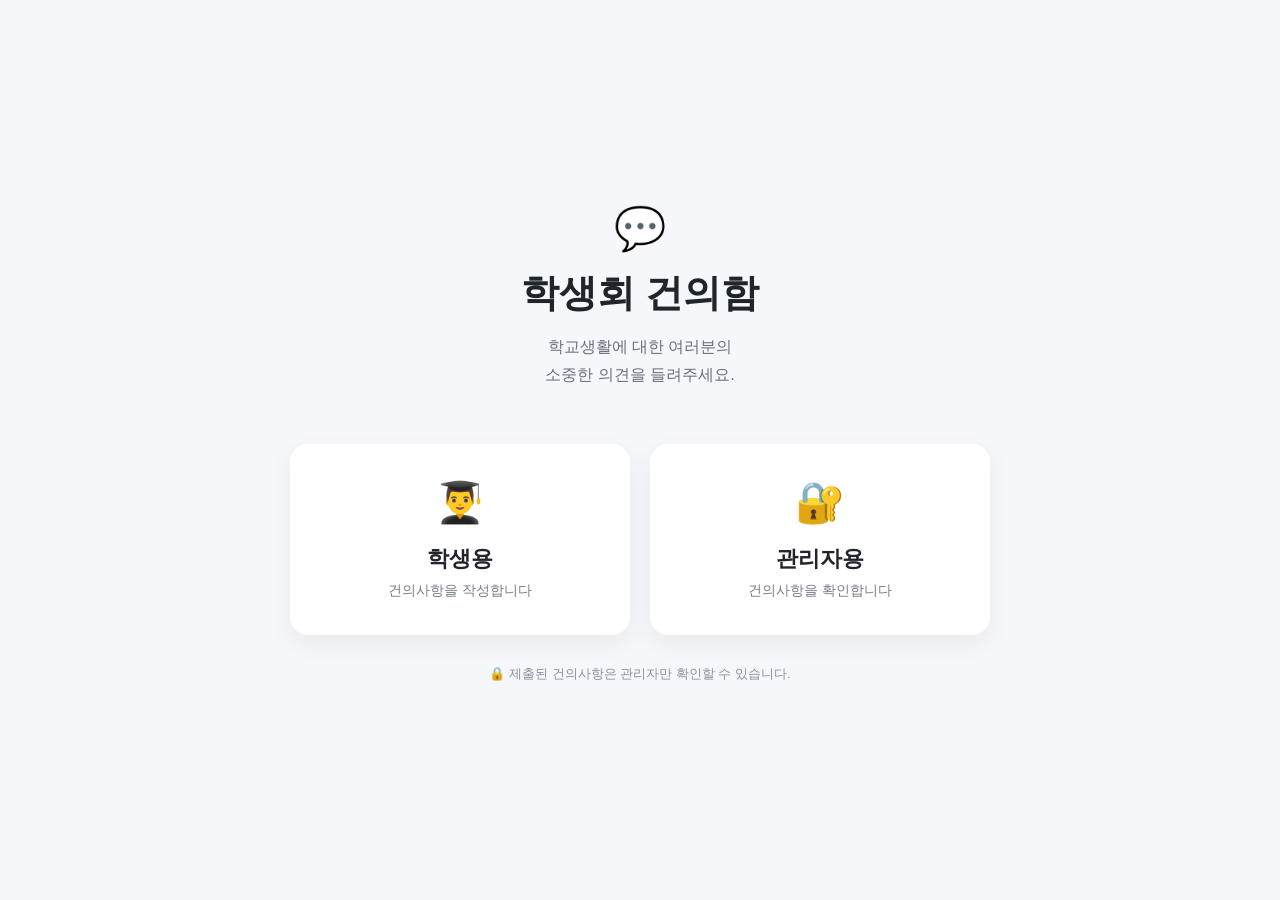
<file: index.html>
<!DOCTYPE html>
<html lang="ko">

<head>
    <meta charset="UTF-8">
    <meta name="viewport" content="width=device-width, initial-scale=1.0">

    <title>학생회 건의함</title>

    <link rel="stylesheet" href="style.css">
</head>

<body>

    <main class="home">

        <section class="welcome">

            <div class="icon">💬</div>

            <h1>학생회 건의함</h1>

            <p>
                학교생활에 대한 여러분의<br>
                소중한 의견을 들려주세요.
            </p>

        </section>

<section class="choice">

    <a href="./student.html" class="choice-card">

        <span class="choice-icon">👨‍🎓</span>

        <span class="choice-title">학생용</span>

        <span class="choice-description">
            건의사항을 작성합니다
        </span>

    </a>


    <a href="./admin-login.html" class="choice-card">

        <span class="choice-icon">🔐</span>

        <span class="choice-title">관리자용</span>

        <span class="choice-description">
            건의사항을 확인합니다
        </span>

    </a>

</section>
       
        <p class="notice">
            🔒 제출된 건의사항은 관리자만 확인할 수 있습니다.
        </p>

    </main>

</body>

</html>
</file>
<file: style.css>
* {
    box-sizing: border-box;
}

body {
    margin: 0;
    font-family: Arial, sans-serif;
    background: #f5f7fb;
    color: #20242b;
}

.home {
    min-height: 100vh;

    display: flex;
    flex-direction: column;
    align-items: center;
    justify-content: center;

    padding: 40px 20px;
}


/* 제목 영역 */

.welcome {
    text-align: center;
    margin-bottom: 40px;
}

.icon {
    font-size: 42px;
    margin-bottom: 15px;
}

.welcome h1 {
    margin: 0;

    font-size: 38px;
    font-weight: 700;
}

.welcome p {
    margin-top: 14px;

    color: #69707d;
    font-size: 16px;
    line-height: 1.7;
}


/* 선택 버튼 */

.choice {
    width: 100%;
    max-width: 700px;

    display: grid;
    grid-template-columns: 1fr 1fr;

    gap: 20px;
}

.choice-card {
    border: none;

    background: white;

    border-radius: 18px;

    padding: 35px 20px;

    cursor: pointer;

text-decoration: none;
color: inherit;

    box-shadow: 0 8px 25px rgba(0, 0, 0, 0.06);

    display: flex;
    flex-direction: column;
    align-items: center;

    transition: 0.2s;
}

.choice-card:hover {
    transform: translateY(-5px);

    box-shadow: 0 12px 30px rgba(0, 0, 0, 0.10);
}

.choice-icon {
    font-size: 40px;
    margin-bottom: 18px;
}

.choice-title {
    font-size: 22px;
    font-weight: 700;
}

.choice-description {
    margin-top: 8px;

    color: #777f8c;
    font-size: 14px;
}


/* 안내문 */

.notice {
    margin-top: 30px;

    color: #8a919d;

    font-size: 13px;
}


/* 휴대폰 */

@media (max-width: 600px) {

    .welcome h1 {
        font-size: 30px;
    }

    .choice {
        grid-template-columns: 1fr;
        max-width: 400px;
    }

    .choice-card {
        padding: 28px 20px;
    }

}/* =========================
   학생용 건의 작성 페이지
   ========================= */

.form-page {
    min-height: 100vh;

    display: flex;
    justify-content: center;
    align-items: center;

    padding: 40px 20px;
}

.form-box {
    width: 100%;
    max-width: 650px;

    background: white;

    padding: 40px;

    border-radius: 20px;

    box-shadow: 0 8px 30px rgba(0, 0, 0, 0.07);
}

.form-box h1 {
    margin: 0;

    font-size: 30px;
}

.form-description {
    margin-top: 10px;
    margin-bottom: 30px;

    color: #777f8c;
}


/* 입력 영역 */

.form-group {
    margin-bottom: 22px;
}

.form-group label {
    display: block;

    margin-bottom: 8px;

    font-size: 15px;
    font-weight: 700;
}

.form-group input,
.form-group textarea {
    width: 100%;

    padding: 13px 14px;

    border: 1px solid #dfe3e8;

    border-radius: 10px;

    font-size: 15px;

    font-family: inherit;

    outline: none;
}

.form-group textarea {
    resize: vertical;
}

.form-group input:focus,
.form-group textarea:focus {
    border-color: #667eea;

    box-shadow: 0 0 0 3px rgba(102, 126, 234, 0.10);
}


/* 익명 */

.anonymous {
    display: flex;
    align-items: center;

    gap: 8px;

    margin-top: -8px;
    margin-bottom: 22px;
}

.anonymous input {
    width: 16px;
    height: 16px;
}

.anonymous label {
    font-size: 14px;
    color: #555;
}


/* 제출 버튼 */

.submit-button {
    width: 100%;

    border: none;

    padding: 14px;

    border-radius: 10px;

    background: #20242b;
    color: white;

    font-size: 16px;
    font-weight: 700;

    cursor: pointer;

    transition: 0.2s;
}

.submit-button:hover {
    transform: translateY(-2px);

    box-shadow: 0 5px 15px rgba(0, 0, 0, 0.12);
}


/* 처음으로 */

.back-button {
    display: block;

    margin-top: 20px;

    text-align: center;

    color: #777f8c;

    font-size: 14px;

    text-decoration: none;
}

.back-button:hover {
    color: #20242b;
}


/* 휴대폰 */

@media (max-width: 600px) {

    .form-page {
        padding: 20px 15px;
    }

    .form-box {
        padding: 28px 20px;
    }

    .form-box h1 {
        font-size: 26px;
    }

}/* =========================
   관리자 로그인
   ========================= */

.login-page {
    min-height: 100vh;

    display: flex;
    justify-content: center;
    align-items: center;

    padding: 30px 20px;
}

.login-box {
    width: 100%;
    max-width: 450px;

    background: white;

    padding: 40px;

    border-radius: 20px;

    text-align: center;

    box-shadow: 0 8px 30px rgba(0, 0, 0, 0.07);
}

.login-icon {
    font-size: 42px;
    margin-bottom: 15px;
}

.login-box h1 {
    margin: 0;

    font-size: 30px;
}

.login-description {
    margin-top: 10px;
    margin-bottom: 30px;

    color: #777f8c;

    line-height: 1.6;
}

.login-box .form-group {
    text-align: left;
}/* =========================
   관리자 게시판
   ========================= */

.admin-page {
    min-height: 100vh;

    padding: 50px 20px;
}

.admin-container {
    width: 100%;
    max-width: 900px;

    margin: 0 auto;
}


/* 상단 */

.admin-header {
    display: flex;
    justify-content: space-between;
    align-items: center;

    margin-bottom: 30px;
}

.admin-header h1 {
    margin: 0;

    font-size: 32px;
}

.admin-header p {
    margin-top: 8px;

    color: #777f8c;
}

.admin-home-button {
    padding: 10px 16px;

    border-radius: 9px;

    background: white;

    color: #555;

    text-decoration: none;

    font-size: 14px;

    box-shadow: 0 3px 12px rgba(0, 0, 0, 0.05);
}


/* 통계 */

.admin-summary {
    display: grid;

    grid-template-columns: repeat(3, 1fr);

    gap: 15px;

    margin-bottom: 35px;
}

.summary-box {
    background: white;

    padding: 22px;

    border-radius: 14px;

    box-shadow: 0 5px 20px rgba(0, 0, 0, 0.05);
}

.summary-label {
    display: block;

    color: #777f8c;

    font-size: 14px;

    margin-bottom: 8px;
}

.summary-box strong {
    font-size: 28px;
}


/* 목록 */

.suggestion-list h2 {
    margin-bottom: 15px;

    font-size: 20px;
}

.suggestion-card {
    display: flex;

    justify-content: space-between;
    align-items: center;

    gap: 20px;

    background: white;

    padding: 22px 24px;

    margin-bottom: 12px;

    border-radius: 14px;

    box-shadow: 0 5px 20px rgba(0, 0, 0, 0.05);

    cursor: pointer;

    transition: 0.2s;
}

.suggestion-card:hover {
    transform: translateY(-2px);

    box-shadow: 0 8px 25px rgba(0, 0, 0, 0.08);
}

.suggestion-info h3 {
    margin: 0;

    font-size: 17px;
}

.suggestion-info p {
    margin-top: 8px;

    margin-bottom: 0;

    color: #8a919d;

    font-size: 13px;
}


/* 상태 */

.status {
    flex-shrink: 0;

    padding: 7px 11px;

    border-radius: 20px;

    font-size: 12px;

    font-weight: 700;
}

.status.waiting {
    background: #fff4d6;

    color: #9a7100;
}

.status.complete {
    background: #e5f7ed;

    color: #24824a;
}


/* 휴대폰 */

@media (max-width: 600px) {

    .admin-page {
        padding: 30px 15px;
    }

    .admin-header {
        align-items: flex-start;
    }

    .admin-header h1 {
        font-size: 26px;
    }

    .admin-summary {
        gap: 8px;
    }

    .summary-box {
        padding: 16px;
    }

    .summary-box strong {
        font-size: 22px;
    }

    .suggestion-card {
        padding: 18px;
    }

    .suggestion-info h3 {
        font-size: 15px;
    }
.suggestion-list-header {
    align-items: flex-start;
    flex-direction: column;
}

.suggestion-filters {
    width: 100%;
}

.filter-button {
    flex: 1;
}
}/* =========================
   관리자 상세보기
   ========================= */

.detail-overlay {
    position: fixed;

    inset: 0;

    background: rgba(0, 0, 0, 0.45);

    display: none;

    justify-content: center;
    align-items: center;

    padding: 20px;

    z-index: 1000;
}

.detail-overlay.active {
    display: flex;
}

.detail-box {
    position: relative;

    width: 100%;
    max-width: 650px;

    background: white;

    border-radius: 20px;

    padding: 35px;

    box-shadow: 0 15px 50px rgba(0, 0, 0, 0.15);
}

.detail-close {
    position: absolute;

    top: 18px;
    right: 20px;

    border: none;

    background: none;

    font-size: 28px;

    color: #777;

    cursor: pointer;
}

.detail-status {
    display: inline-block;

    padding: 6px 10px;

    border-radius: 20px;

    background: #fff4d6;

    color: #9a7100;

    font-size: 12px;

    font-weight: 700;
}

.detail-box h2 {
    margin-top: 18px;
    margin-bottom: 8px;

    font-size: 24px;
}

.detail-info {
    margin-top: 0;

    color: #8a919d;

    font-size: 13px;
}

.detail-content {
    margin-top: 25px;

    padding: 20px;

    min-height: 150px;

    background: #f7f8fa;

    border-radius: 12px;

    line-height: 1.7;

    white-space: pre-wrap;
}

.detail-actions {
    display: flex;

    gap: 10px;

    margin-top: 25px;
}

.detail-actions button {
    flex: 1;

    border: none;

    padding: 13px;

    border-radius: 10px;

    font-size: 14px;

    font-weight: 700;

    cursor: pointer;
}

.complete-button {
    background: #e5f7ed;

    color: #24824a;
}

.delete-button {
    background: #ffe7e7;

    color: #d33;
}


/* 휴대폰 */

@media (max-width: 600px) {

    .detail-box {
        padding: 28px 20px;
    }

    .detail-box h2 {
        font-size: 21px;
    }

}
.admin-header {
    display: flex;
    justify-content: space-between;
    align-items: center;
    gap: 16px;
}

.admin-header-buttons {
    display: flex;
    align-items: center;
    gap: 10px;
}

.admin-home-button,
.admin-logout-button {
    border: none;
    border-radius: 10px;
    padding: 10px 16px;
    font-size: 14px;
    font-weight: 600;
    cursor: pointer;
    text-decoration: none;
    transition: 0.2s;
}

.admin-home-button {
    background: #eef1f6;
    color: #3d4652;
}

.admin-home-button:hover {
    background: #e2e6ed;
}

.admin-logout-button {
    background: #f1f3f5;
    color: #555;
}

.admin-logout-button:hover {
    background: #e4e7eb;
}
@media (max-width: 600px) {

    .form-page,
    .login-page {
        padding: 20px 14px;
    }

    .form-box,
    .login-box {
        width: 100%;
        padding: 28px 20px;
        border-radius: 16px;
    }

    .form-box h1,
    .login-box h1 {
        font-size: 24px;
    }

    .form-description,
    .login-description {
        font-size: 14px;
        line-height: 1.6;
    }

    .form-group input,
    .form-group textarea {
        font-size: 16px;
    }

    .submit-button,
    .back-button {
        width: 100%;
    }

    .admin-page {
        padding: 16px 12px;
    }

    .admin-container {
        width: 100%;
    }

    .admin-header {
        align-items: flex-start;
        gap: 16px;
    }

    .admin-header h1 {
        font-size: 24px;
    }

    .admin-header-buttons {
        flex-shrink: 0;
    }

    .admin-home-button,
    .admin-logout-button {
        padding: 9px 11px;
        font-size: 13px;
    }

    .admin-summary {
        grid-template-columns: 1fr;
        gap: 10px;
    }

    .suggestion-card {
        padding: 16px;
    }

    .detail-box {
        width: calc(100% - 24px);
        max-height: 90vh;
        padding: 24px 18px;
    }

    .detail-actions {
        flex-direction: column;
    }

    .detail-actions button {
        width: 100%;
    }
}
.suggestion-list-header {
    display: flex;
    justify-content: space-between;
    align-items: center;
    gap: 16px;
    margin-bottom: 18px;
}

.suggestion-list-header h2 {
    margin: 0;
}

.suggestion-filters {
    display: flex;
    gap: 8px;
    padding: 4px;
    background: #f1f3f6;
    border-radius: 12px;
}

.filter-button {
    border: none;
    background: transparent;
    color: #69717d;
    padding: 8px 14px;
    border-radius: 8px;
    font-size: 13px;
    font-weight: 600;
    cursor: pointer;
    transition: 0.2s;
}

.filter-button:hover {
    color: #20242b;
    background: #e6e9ee;
}

.filter-button.active {
    background: white;
    color: #20242b;
    box-shadow: 0 1px 4px rgba(0, 0, 0, 0.08);
}
</file>
